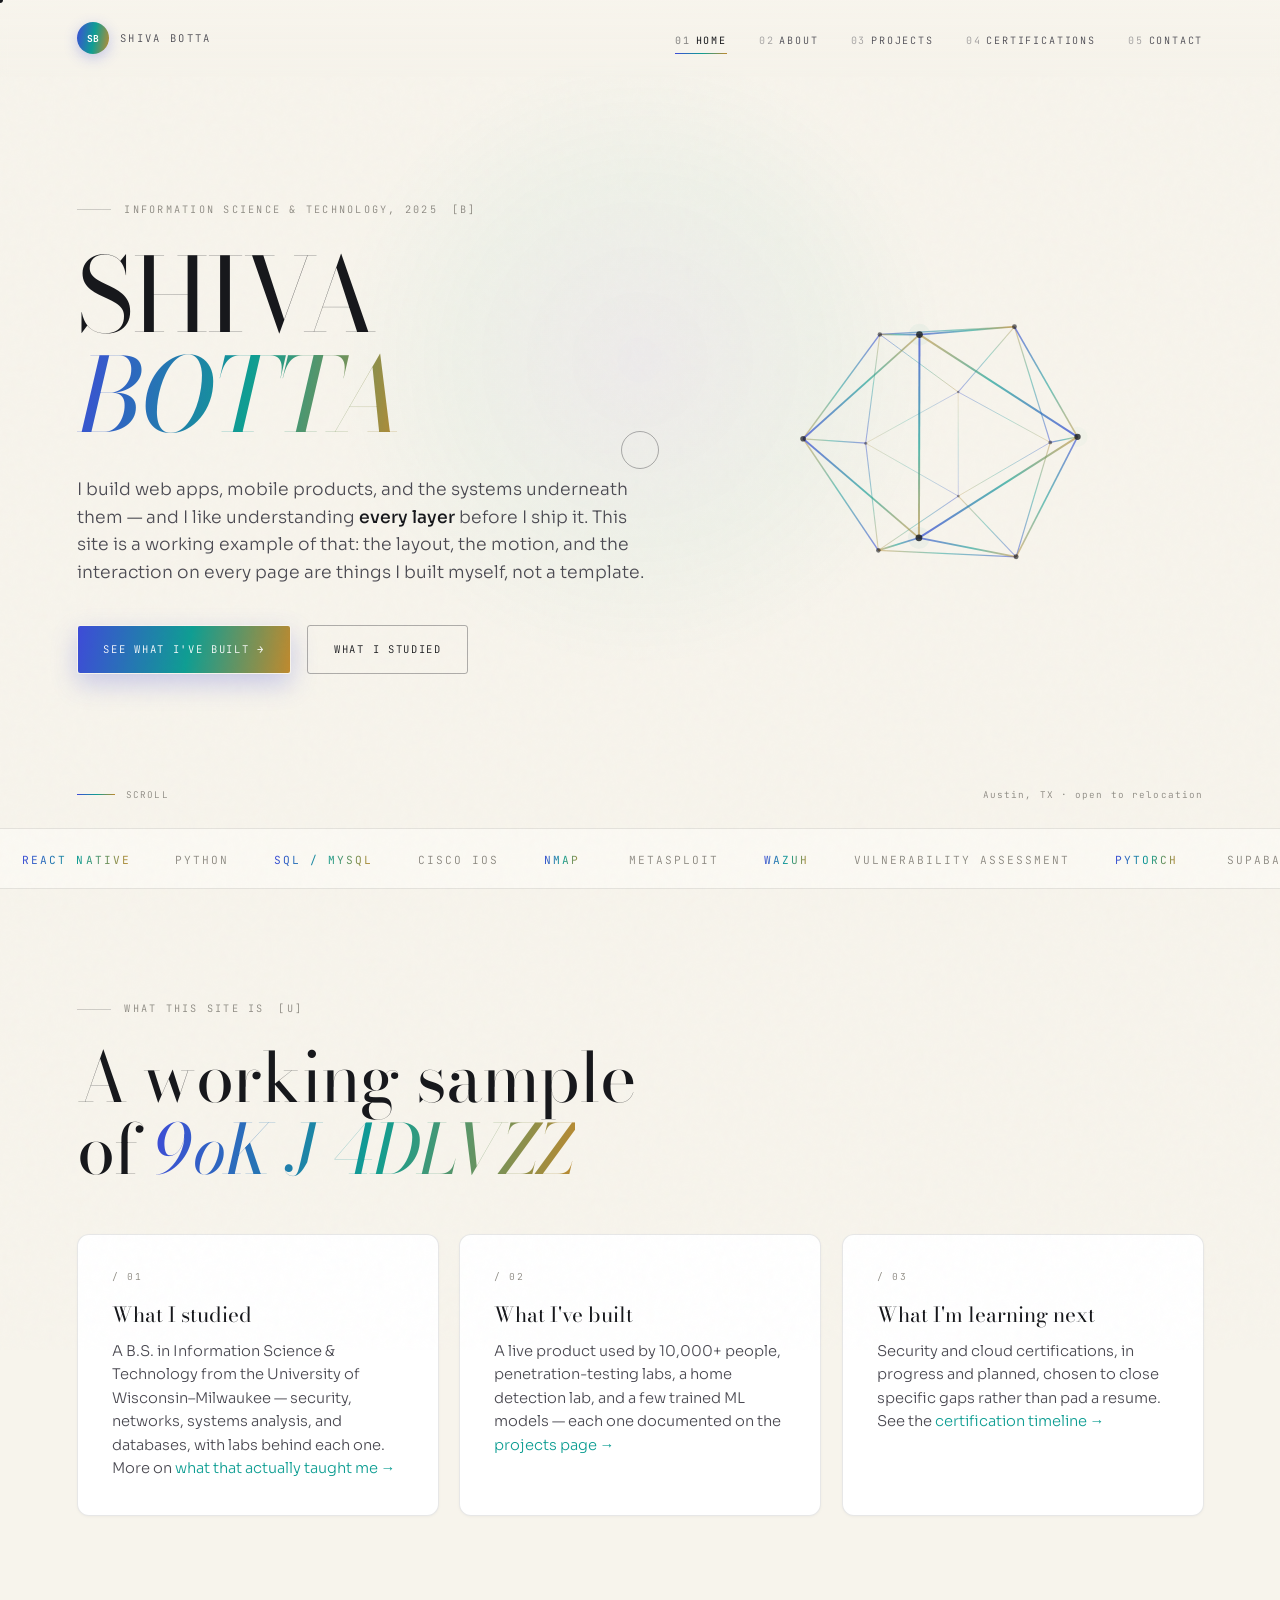
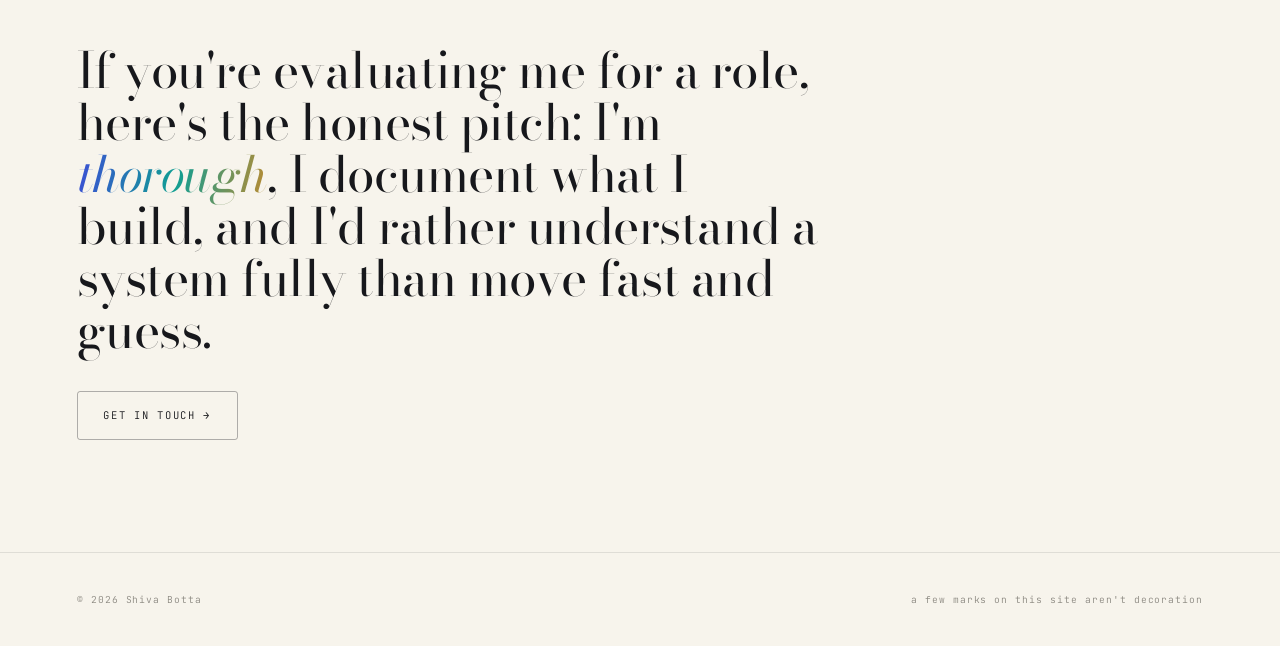
<file: index.html>
<!DOCTYPE html>
<html lang="en">
<head>
<meta charset="UTF-8">
<meta name="viewport" content="width=device-width,initial-scale=1.0">
<title>Shiva Botta</title>
<meta name="description" content="Shiva Botta — Information Science & Technology graduate. I build web apps, mobile products, and secure systems, and this site is proof of how.">
<link rel="preconnect" href="https://fonts.googleapis.com">
<link rel="preconnect" href="https://fonts.gstatic.com" crossorigin>
<link href="https://fonts.googleapis.com/css2?family=Bodoni+Moda:ital,opsz,wght@0,6..96,400;0,6..96,500;1,6..96,400&family=Sora:wght@200;300;400;500;600&family=JetBrains+Mono:wght@300;400;700&display=swap" rel="stylesheet">
<link rel="stylesheet" href="core.css">
</head>
<body>

<div class="grain" aria-hidden="true"></div>
<div class="spot" aria-hidden="true"></div>
<div class="cur" aria-hidden="true"></div><div class="cur-r" aria-hidden="true"></div>

<nav class="nav">
  <a class="brand" href="index.html" aria-label="Shiva Botta — home">
    <span class="mark">SB</span><span class="wm">Shiva Botta</span>
  </a>
  <button class="burger" aria-label="Menu"><span></span><span></span><span></span></button>
  <ul>
    <li><a href="index.html" aria-current="page"><span class="n">01</span>Home</a></li>
    <li><a href="about.html"><span class="n">02</span>About</a></li>
    <li><a href="projects.html"><span class="n">03</span>Projects</a></li>
    <li><a href="certifications.html"><span class="n">04</span>Certifications</a></li>
    <li><a href="contact.html"><span class="n">05</span>Contact</a></li>
  </ul>
</nav>

<main>
  <header class="hero">
    <div class="hero-l">
      <p class="kick"><span class="bar"></span>Information Science &amp; Technology, 2025 <span class="frag">[B]</span></p>
      <h1 class="name" id="nm">
        <span class="l"><i>SHIVA</i></span>
        <span class="l"><i><em>BOTTA</em></i></span>
      </h1>
      <p class="hero-sub">
        I build web apps, mobile products, and the systems underneath them —
        and I like understanding <b>every layer</b> before I ship it. This site
        is a working example of that: the layout, the motion, and the
        interaction on every page are things I built myself, not a template.
      </p>
      <div class="hero-cta">
        <a class="btn solid" href="projects.html" data-i><span>See what I've built →</span></a>
        <a class="btn" href="about.html" data-i><span>What I studied</span></a>
      </div>
    </div>
    <div class="hero-r"><canvas id="solid" aria-hidden="true"></canvas></div>
    <div class="hero-meta">
      <span class="sc"><span class="t"></span>Scroll</span>
      <span>Austin, TX · open to relocation</span>
    </div>
  </header>

  <div class="mq" aria-hidden="true">
    <div class="tr">
      <s><b>React Native</b></s><s>Python</s><s><b>SQL / MySQL</b></s><s>Cisco IOS</s><s><b>Nmap</b></s>
      <s>Metasploit</s><s><b>Wazuh</b></s><s>Vulnerability assessment</s><s><b>PyTorch</b></s>
      <s>Supabase</s><s><b>Firebase</b></s><s>Linux</s><s><b>Networking</b></s><s>REST APIs</s>
      <s><b>Threat detection</b></s>
    </div>
  </div>

  <section class="sec">
    <p class="kick rv"><span class="bar"></span>What this site is <span class="frag">[U]</span></p>
    <h2 class="title rv" style="margin:1.5rem 0 3rem">A working sample<br>of <em class="grad" data-scramble>how I build.</em></h2>
    <div class="grid">
      <article class="card rv" data-tilt data-i>
        <span class="num z1">/ 01</span>
        <h3 class="z1">What I studied</h3>
        <p class="z2">A B.S. in Information Science &amp; Technology from the University of Wisconsin–Milwaukee — security, networks, systems analysis, and databases, with labs behind each one. More on <a href="about.html" style="color:var(--teal);text-decoration:none">what that actually taught me →</a></p>
      </article>
      <article class="card rv d1" data-tilt data-i>
        <span class="num z1">/ 02</span>
        <h3 class="z1">What I've built</h3>
        <p class="z2">A live product used by 10,000+ people, penetration-testing labs, a home detection lab, and a few trained ML models — each one documented on the <a href="projects.html" style="color:var(--teal);text-decoration:none">projects page →</a></p>
      </article>
      <article class="card rv d2" data-tilt data-i>
        <span class="num z1">/ 03</span>
        <h3 class="z1">What I'm learning next</h3>
        <p class="z2">Security and cloud certifications, in progress and planned, chosen to close specific gaps rather than pad a resume. See the <a href="certifications.html" style="color:var(--teal);text-decoration:none">certification timeline →</a></p>
      </article>
    </div>
  </section>

  <section class="sec" style="padding-top:1rem">
    <h2 class="title rv" style="max-width:24ch;font-size:clamp(1.7rem,4.2vw,3.1rem)">
      If you're evaluating me for a role, here's the honest pitch: I'm <em class="grad">thorough</em>, I document what I build, and I'd rather understand a system fully than move fast and guess.
    </h2>
    <p class="rv d1" style="margin-top:2.2rem">
      <a class="btn" href="contact.html" data-i><span>Get in touch →</span></a>
    </p>
  </section>
</main>

<footer class="foot">
  <span>© <span class="yr"></span> Shiva Botta</span>
  <span class="hint">a few marks on this site aren't decoration</span>
</footer>

<div class="dec" role="dialog" aria-modal="true" aria-label="A note">
  <div class="w">
    <div class="h"><span>A short note</span><span class="x">[ close ]</span></div>
    <div id="decBody"></div>
  </div>
</div>

<form id="__t" hidden><input id="t_key" value="no"></form>
<script src="core.js"></script>
<script>
(function(){
  const n=document.getElementById('nm');
  if(matchMedia('(prefers-reduced-motion: reduce)').matches){n.classList.add('go');return;}
  requestAnimationFrame(()=>setTimeout(()=>n.classList.add('go'),480));
})();
</script>
</body>
</html>
</file>
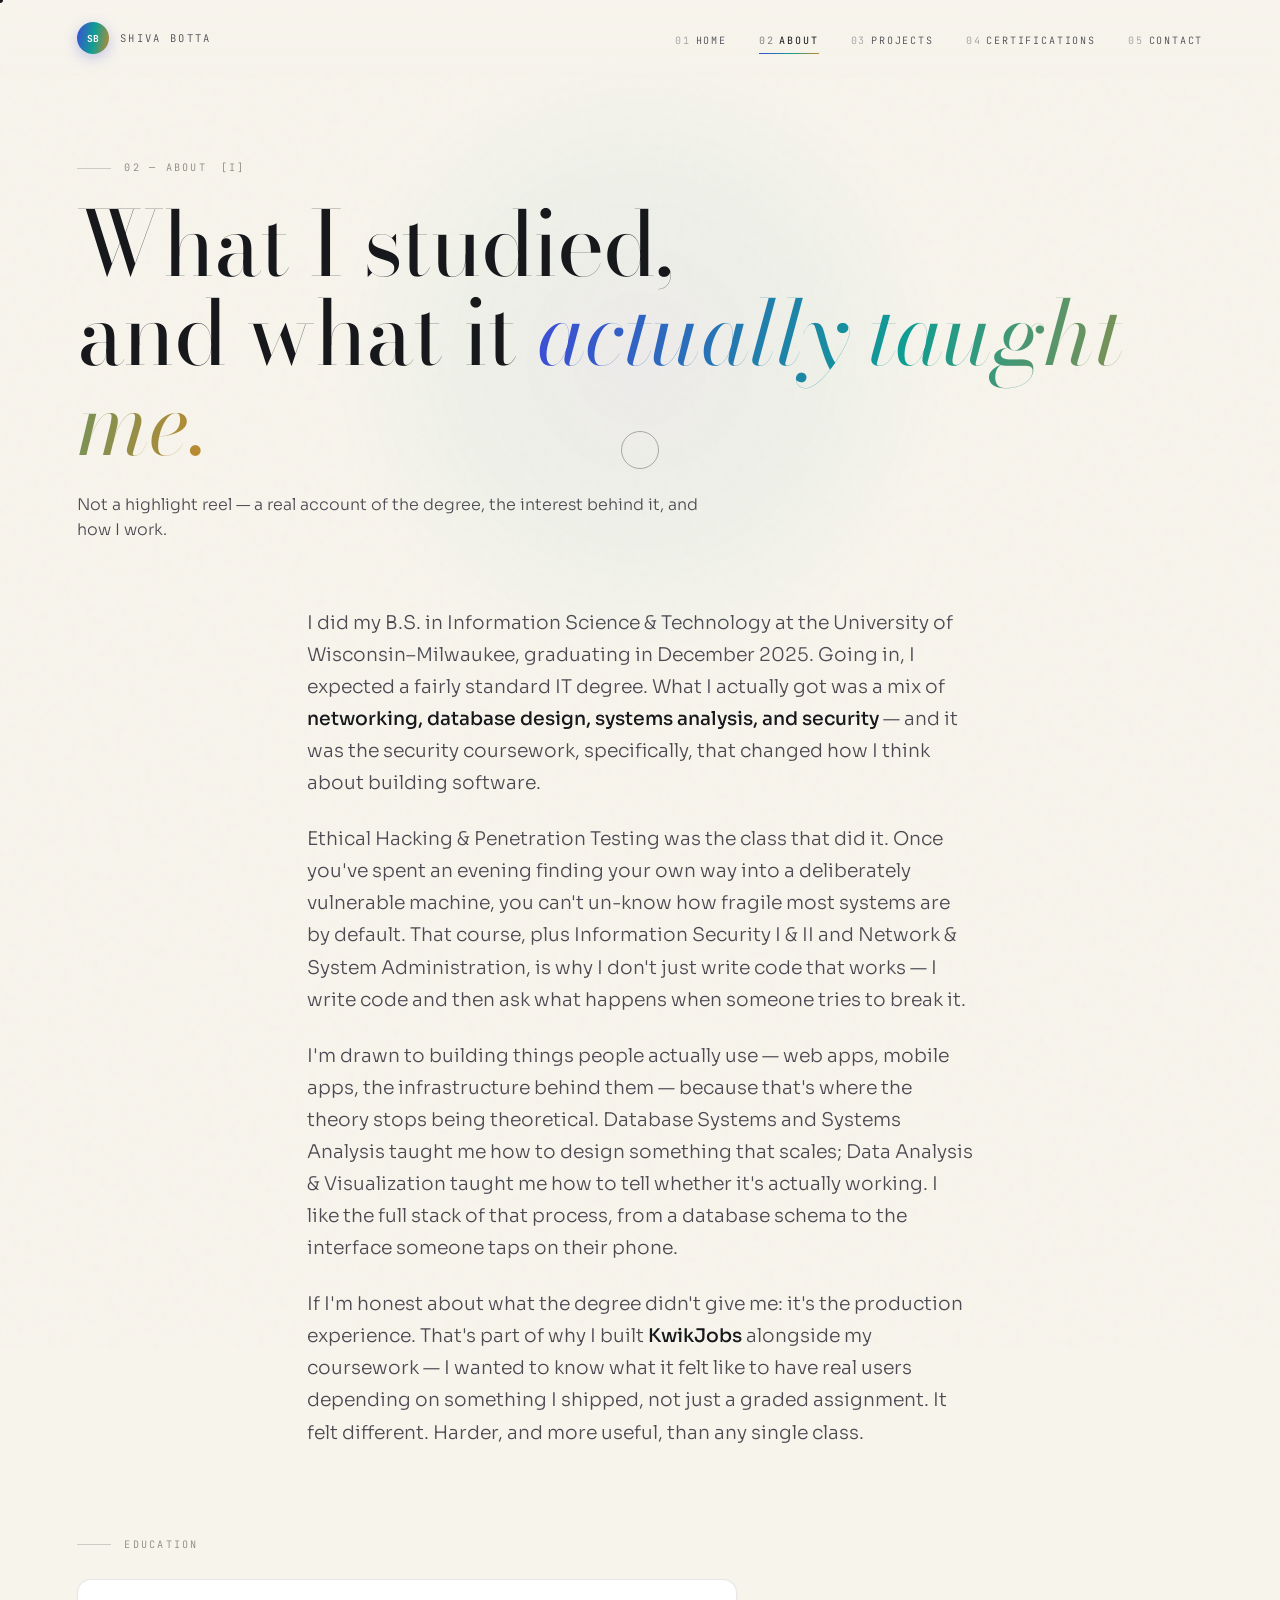
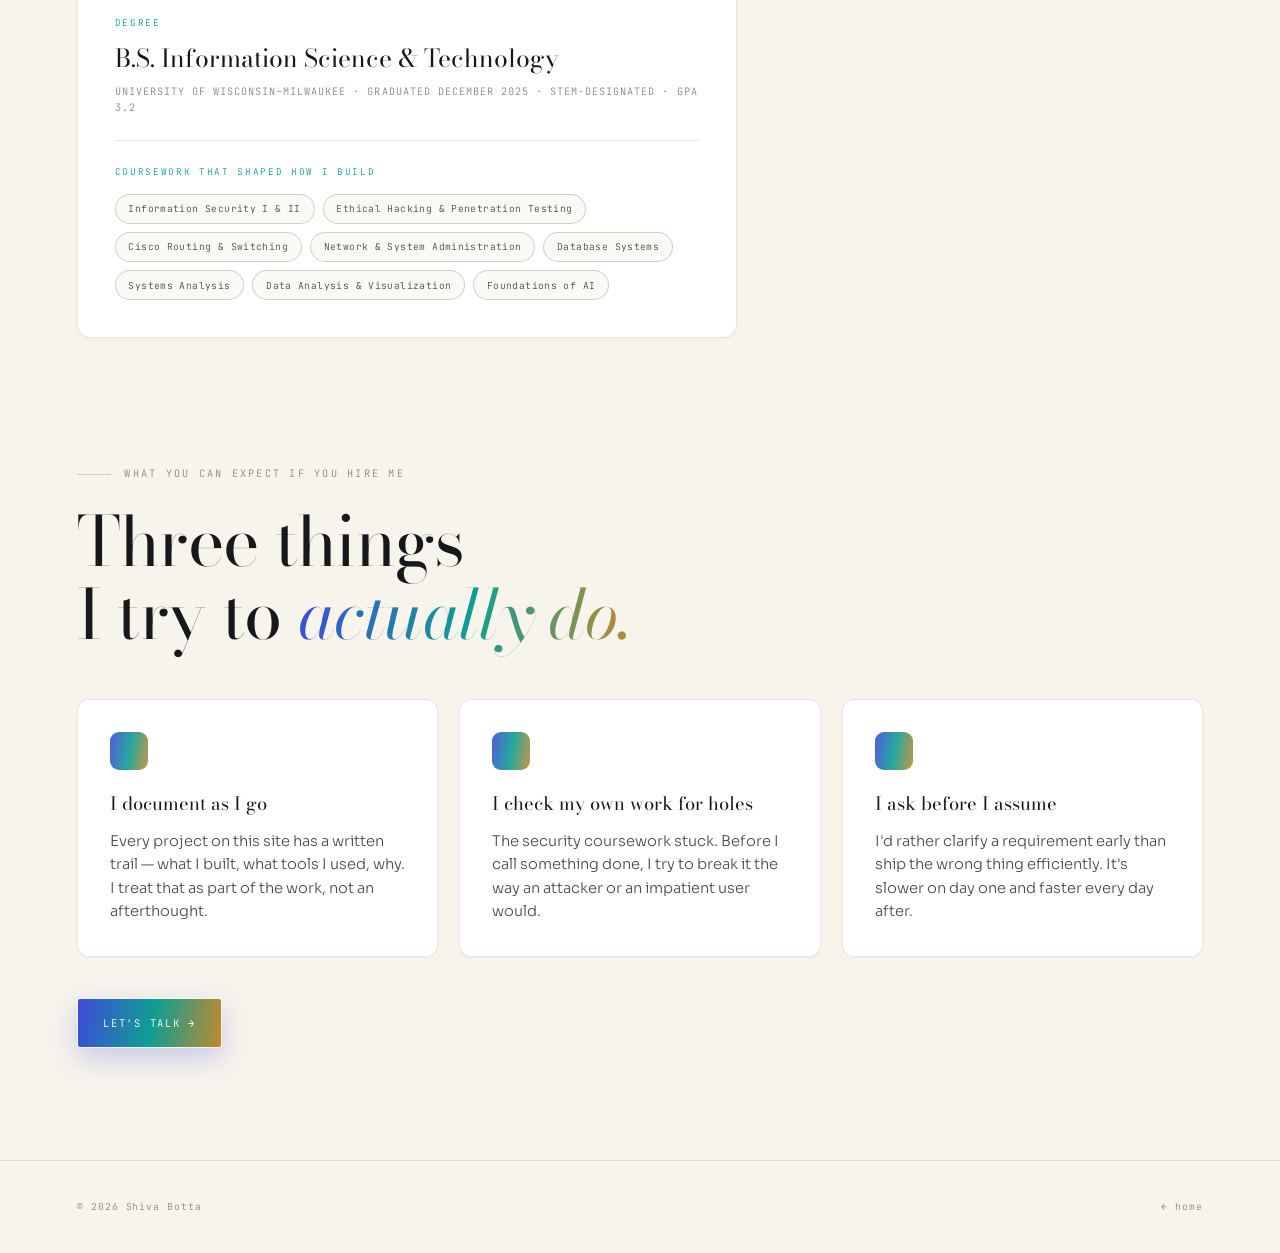
<file: about.html>
<!DOCTYPE html>
<html lang="en">
<head>
<meta charset="UTF-8">
<meta name="viewport" content="width=device-width,initial-scale=1.0">
<title>About — Shiva Botta</title>
<meta name="description" content="What Shiva Botta studied, what the degree actually taught him, and why he's drawn to building software and secure systems.">
<link rel="preconnect" href="https://fonts.googleapis.com">
<link rel="preconnect" href="https://fonts.gstatic.com" crossorigin>
<link href="https://fonts.googleapis.com/css2?family=Bodoni+Moda:ital,opsz,wght@0,6..96,400;0,6..96,500;1,6..96,400&family=Sora:wght@200;300;400;500;600&family=JetBrains+Mono:wght@300;400;700&display=swap" rel="stylesheet">
<link rel="stylesheet" href="core.css">
</head>
<body>

<div class="grain" aria-hidden="true"></div>
<div class="spot" aria-hidden="true"></div>
<div class="cur" aria-hidden="true"></div><div class="cur-r" aria-hidden="true"></div>

<nav class="nav">
  <a class="brand" href="index.html" aria-label="Shiva Botta — home">
    <span class="mark">SB</span><span class="wm">Shiva Botta</span>
  </a>
  <button class="burger" aria-label="Menu"><span></span><span></span><span></span></button>
  <ul>
    <li><a href="index.html"><span class="n">01</span>Home</a></li>
    <li><a href="about.html" aria-current="page"><span class="n">02</span>About</a></li>
    <li><a href="projects.html"><span class="n">03</span>Projects</a></li>
    <li><a href="certifications.html"><span class="n">04</span>Certifications</a></li>
    <li><a href="contact.html"><span class="n">05</span>Contact</a></li>
  </ul>
</nav>

<main>
  <header class="subhero">
    <p class="kick"><span class="bar"></span>02 — About <span class="frag">[I]</span></p>
    <h1>What I studied,<br>and what it <em data-scramble>actually taught me.</em></h1>
    <p class="lede">Not a highlight reel — a real account of the degree, the interest behind it, and how I work.</p>
  </header>

  <section class="reflect">
    <p class="rv">I did my B.S. in Information Science &amp; Technology at the University of Wisconsin–Milwaukee, graduating in December 2025. Going in, I expected a fairly standard IT degree. What I actually got was a mix of <b>networking, database design, systems analysis, and security</b> — and it was the security coursework, specifically, that changed how I think about building software.</p>

    <p class="rv d1">Ethical Hacking &amp; Penetration Testing was the class that did it. Once you've spent an evening finding your own way into a deliberately vulnerable machine, you can't un-know how fragile most systems are by default. That course, plus Information Security I &amp; II and Network &amp; System Administration, is why I don't just write code that works — I write code and then ask what happens when someone tries to break it.</p>

    <p class="rv d2">I'm drawn to building things people actually use — web apps, mobile apps, the infrastructure behind them — because that's where the theory stops being theoretical. Database Systems and Systems Analysis taught me how to design something that scales; Data Analysis &amp; Visualization taught me how to tell whether it's actually working. I like the full stack of that process, from a database schema to the interface someone taps on their phone.</p>

    <p class="rv d3">If I'm honest about what the degree didn't give me: it's the production experience. That's part of why I built <b>KwikJobs</b> alongside my coursework — I wanted to know what it felt like to have real users depending on something I shipped, not just a graded assignment. It felt different. Harder, and more useful, than any single class.</p>
  </section>

  <section class="sec" style="padding-top:2rem">
    <p class="kick rv"><span class="bar"></span>Education</p>
    <div class="edu rv d1" data-tilt data-i style="margin-top:1.6rem">
      <p class="lb">Degree</p>
      <h3>B.S. Information Science &amp; Technology</h3>
      <p class="mt">University of Wisconsin–Milwaukee · Graduated December 2025 · STEM-designated · GPA 3.2</p>
      <hr>
      <p class="lb">Coursework that shaped how I build</p>
      <div class="chips">
        <span class="chip">Information Security I &amp; II</span>
        <span class="chip">Ethical Hacking &amp; Penetration Testing</span>
        <span class="chip">Cisco Routing &amp; Switching</span>
        <span class="chip">Network &amp; System Administration</span>
        <span class="chip">Database Systems</span>
        <span class="chip">Systems Analysis</span>
        <span class="chip">Data Analysis &amp; Visualization</span>
        <span class="chip">Foundations of AI</span>
      </div>
    </div>
  </section>

  <section class="sec" style="padding-top:1rem">
    <p class="kick rv"><span class="bar"></span>What you can expect if you hire me</p>
    <h2 class="title rv" style="margin:1.5rem 0 3rem">Three things<br>I try to <em class="grad">actually do.</em></h2>
    <div class="pillars">
      <div class="pillar rv" data-i>
        <div class="ic"></div>
        <h3>I document as I go</h3>
        <p>Every project on this site has a written trail — what I built, what tools I used, why. I treat that as part of the work, not an afterthought.</p>
      </div>
      <div class="pillar rv d1" data-i>
        <div class="ic"></div>
        <h3>I check my own work for holes</h3>
        <p>The security coursework stuck. Before I call something done, I try to break it the way an attacker or an impatient user would.</p>
      </div>
      <div class="pillar rv d2" data-i>
        <div class="ic"></div>
        <h3>I ask before I assume</h3>
        <p>I'd rather clarify a requirement early than ship the wrong thing efficiently. It's slower on day one and faster every day after.</p>
      </div>
    </div>
    <p class="rv d2" style="margin-top:2.6rem">
      <a class="btn solid" href="contact.html" data-i><span>Let's talk →</span></a>
    </p>
  </section>
</main>

<footer class="foot">
  <span>© <span class="yr"></span> Shiva Botta</span>
  <span><a href="index.html">← home</a></span>
</footer>

<div class="dec" role="dialog" aria-modal="true" aria-label="A note">
  <div class="w">
    <div class="h"><span>A short note</span><span class="x">[ close ]</span></div>
    <div id="decBody"></div>
  </div>
</div>

<form id="__t" hidden><input id="t_key" value="no"></form>
<script src="core.js"></script>
</body>
</html>
</file>
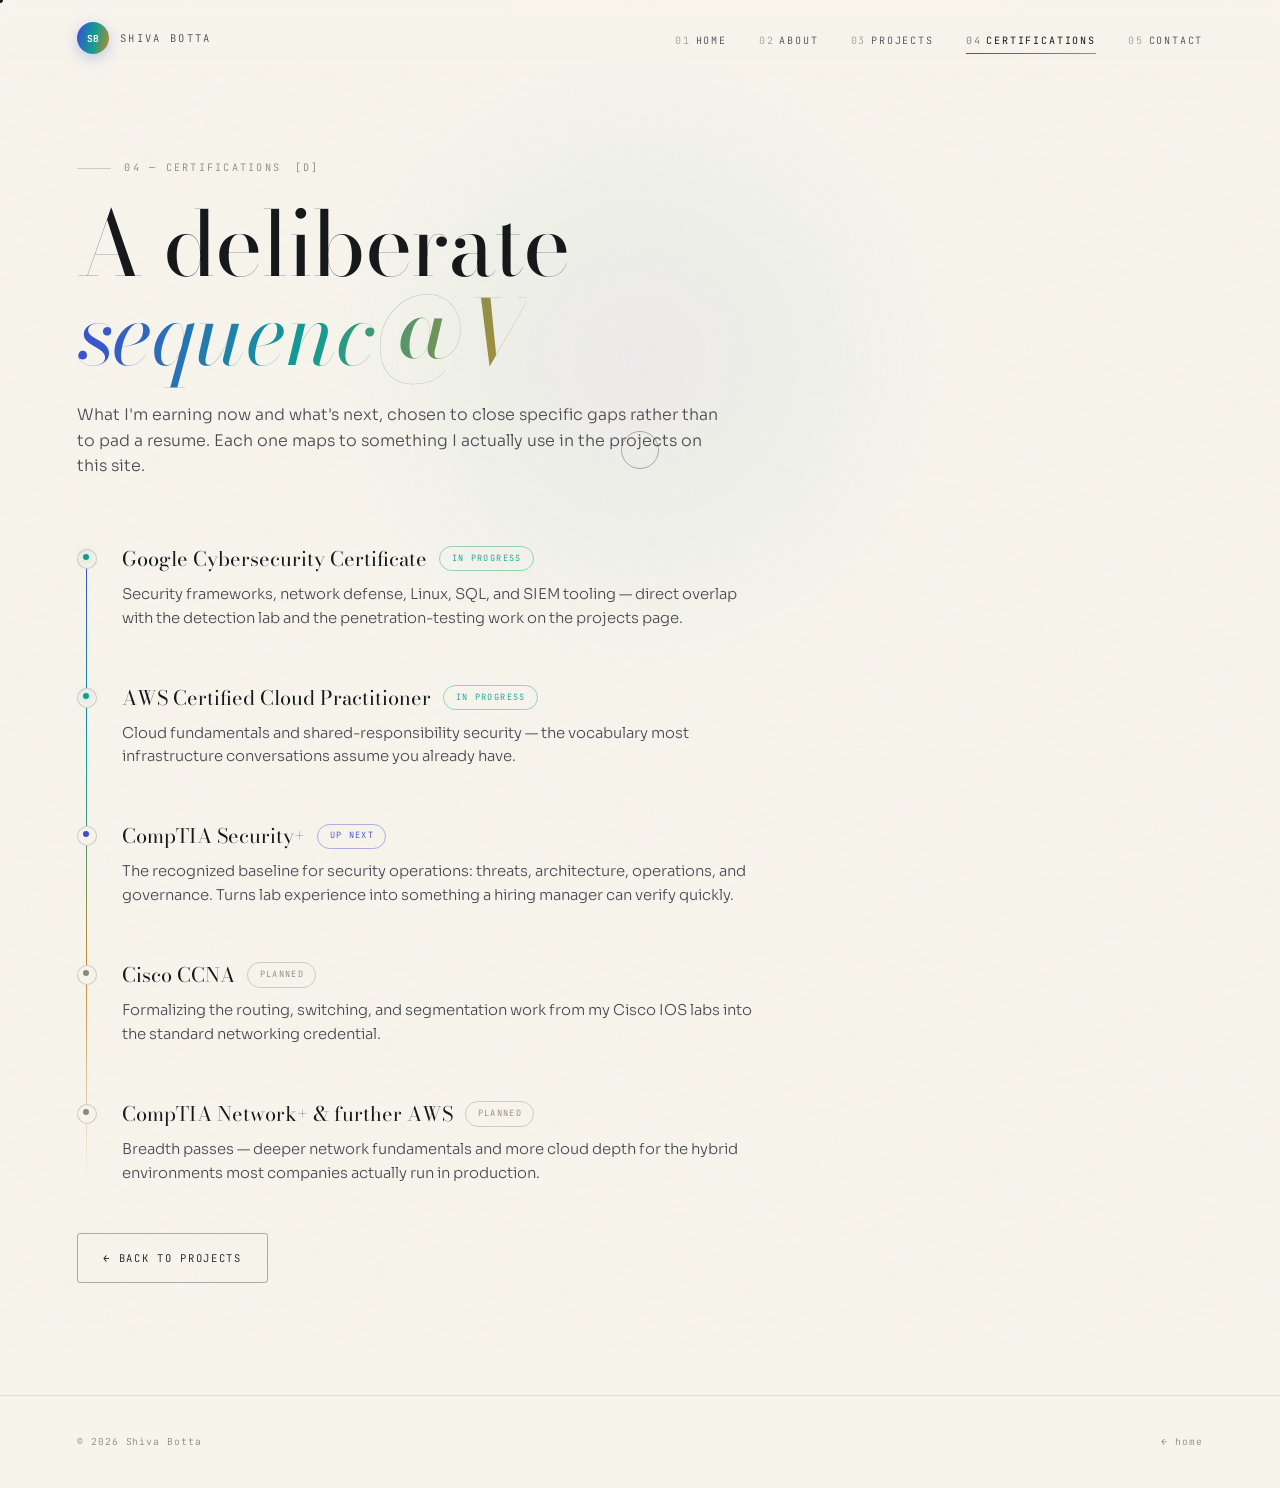
<file: certifications.html>
<!DOCTYPE html>
<html lang="en">
<head>
<meta charset="UTF-8">
<meta name="viewport" content="width=device-width,initial-scale=1.0">
<title>Certifications — Shiva Botta</title>
<meta name="description" content="Certifications Shiva Botta is currently earning and has planned next, chosen to close specific gaps in security and cloud knowledge.">
<link rel="preconnect" href="https://fonts.googleapis.com">
<link rel="preconnect" href="https://fonts.gstatic.com" crossorigin>
<link href="https://fonts.googleapis.com/css2?family=Bodoni+Moda:ital,opsz,wght@0,6..96,400;0,6..96,500;1,6..96,400&family=Sora:wght@200;300;400;500;600&family=JetBrains+Mono:wght@300;400;700&display=swap" rel="stylesheet">
<link rel="stylesheet" href="core.css">
</head>
<body>

<div class="grain" aria-hidden="true"></div>
<div class="spot" aria-hidden="true"></div>
<div class="cur" aria-hidden="true"></div><div class="cur-r" aria-hidden="true"></div>

<nav class="nav">
  <a class="brand" href="index.html" aria-label="Shiva Botta — home">
    <span class="mark">SB</span><span class="wm">Shiva Botta</span>
  </a>
  <button class="burger" aria-label="Menu"><span></span><span></span><span></span></button>
  <ul>
    <li><a href="index.html"><span class="n">01</span>Home</a></li>
    <li><a href="about.html"><span class="n">02</span>About</a></li>
    <li><a href="projects.html"><span class="n">03</span>Projects</a></li>
    <li><a href="certifications.html" aria-current="page"><span class="n">04</span>Certifications</a></li>
    <li><a href="contact.html"><span class="n">05</span>Contact</a></li>
  </ul>
</nav>

<main>
  <header class="subhero">
    <p class="kick"><span class="bar"></span>04 — Certifications <span class="frag">[D]</span></p>
    <h1>A deliberate<br><em data-scramble>sequence.</em></h1>
    <p class="lede">What I'm earning now and what's next, chosen to close specific gaps rather than to pad a resume. Each one maps to something I actually use in the projects on this site.</p>
  </header>

  <section class="orbit">
    <div class="trk">
      <div class="cert now rv" data-i>
        <div class="hd"><h3>Google Cybersecurity Certificate</h3><span class="stt a">In progress</span></div>
        <p>Security frameworks, network defense, Linux, SQL, and SIEM tooling — direct overlap with the detection lab and the penetration-testing work on the projects page.</p>
      </div>
      <div class="cert now rv d1" data-i>
        <div class="hd"><h3>AWS Certified Cloud Practitioner</h3><span class="stt a">In progress</span></div>
        <p>Cloud fundamentals and shared-responsibility security — the vocabulary most infrastructure conversations assume you already have.</p>
      </div>
      <div class="cert next rv d2" data-i>
        <div class="hd"><h3>CompTIA Security+</h3><span class="stt b">Up next</span></div>
        <p>The recognized baseline for security operations: threats, architecture, operations, and governance. Turns lab experience into something a hiring manager can verify quickly.</p>
      </div>
      <div class="cert rv d3" data-i>
        <div class="hd"><h3>Cisco CCNA</h3><span class="stt c">Planned</span></div>
        <p>Formalizing the routing, switching, and segmentation work from my Cisco IOS labs into the standard networking credential.</p>
      </div>
      <div class="cert rv d4" data-i>
        <div class="hd"><h3>CompTIA Network+ &amp; further AWS</h3><span class="stt c">Planned</span></div>
        <p>Breadth passes — deeper network fundamentals and more cloud depth for the hybrid environments most companies actually run in production.</p>
      </div>
    </div>

    <p class="rv" style="margin-top:3rem">
      <a class="btn" href="projects.html" data-i><span>← back to projects</span></a>
    </p>
  </section>
</main>

<footer class="foot">
  <span>© <span class="yr"></span> Shiva Botta</span>
  <span><a href="index.html">← home</a></span>
</footer>

<div class="dec" role="dialog" aria-modal="true" aria-label="A note">
  <div class="w">
    <div class="h"><span>A short note</span><span class="x">[ close ]</span></div>
    <div id="decBody"></div>
  </div>
</div>

<form id="__t" hidden><input id="t_key" value="no"></form>
<script src="core.js"></script>
</body>
</html>
</file>
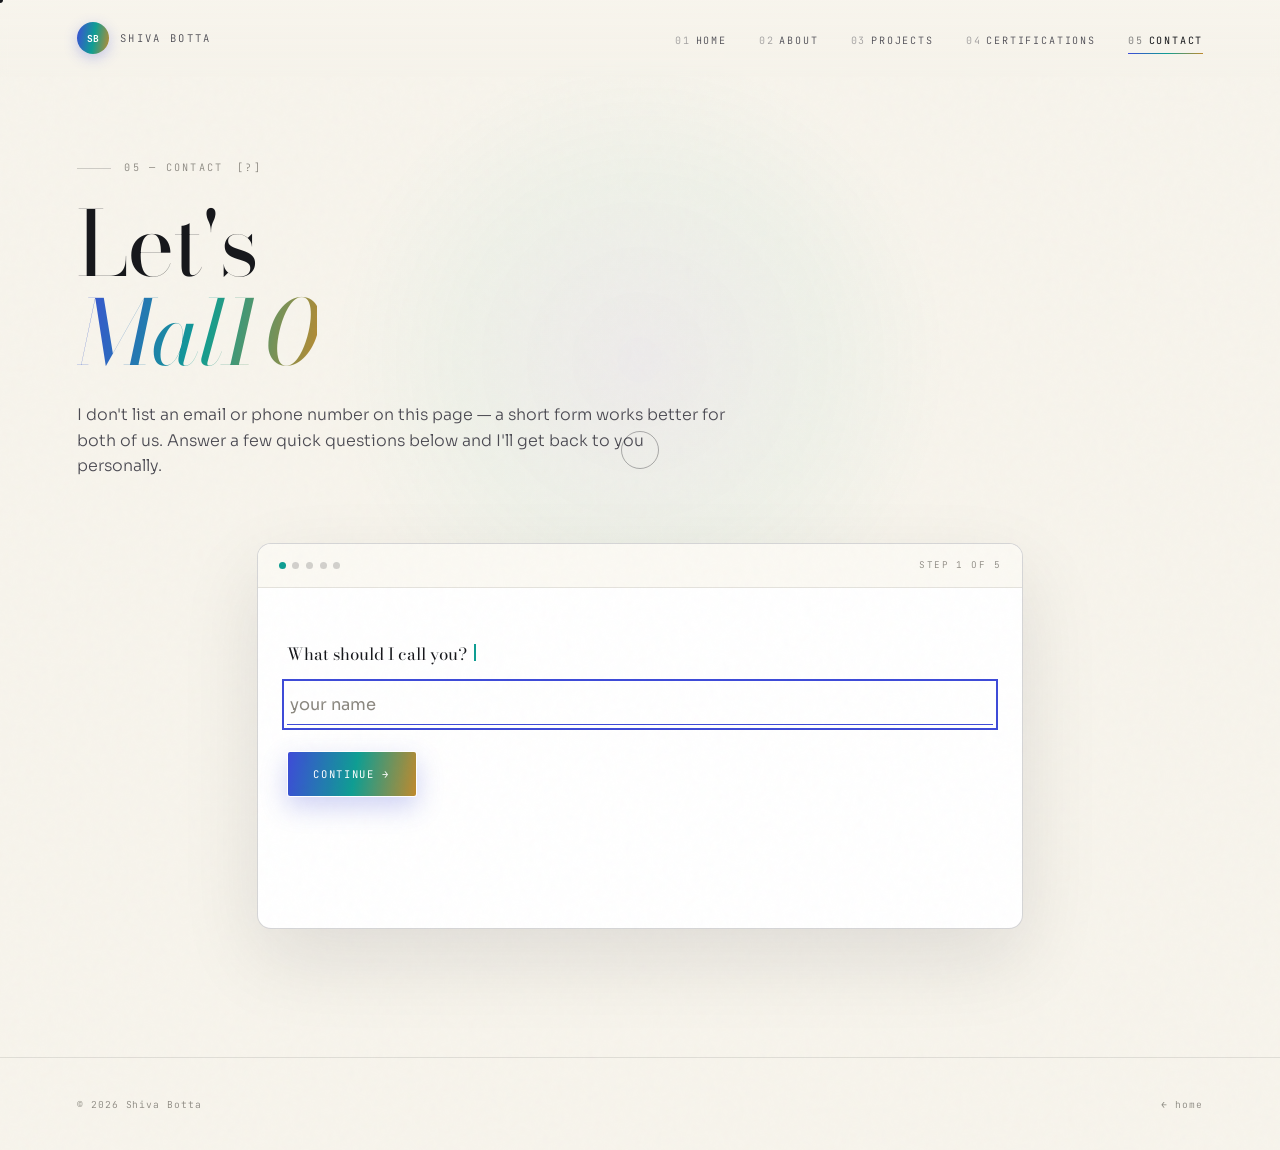
<file: contact.html>
<!DOCTYPE html>
<html lang="en">
<head>
<meta charset="UTF-8">
<meta name="viewport" content="width=device-width,initial-scale=1.0">
<title>Contact — Shiva Botta</title>
<meta name="description" content="Get in touch with Shiva Botta.">
<link rel="preconnect" href="https://fonts.googleapis.com">
<link rel="preconnect" href="https://fonts.gstatic.com" crossorigin>
<link href="https://fonts.googleapis.com/css2?family=Bodoni+Moda:ital,opsz,wght@0,6..96,400;0,6..96,500;1,6..96,400&family=Sora:wght@200;300;400;500;600&family=JetBrains+Mono:wght@300;400;700&display=swap" rel="stylesheet">
<link rel="stylesheet" href="core.css">
</head>
<body>

<div class="grain" aria-hidden="true"></div>
<div class="spot" aria-hidden="true"></div>
<div class="cur" aria-hidden="true"></div><div class="cur-r" aria-hidden="true"></div>

<nav class="nav">
  <a class="brand" href="index.html" aria-label="Shiva Botta — home">
    <span class="mark">SB</span><span class="wm">Shiva Botta</span>
  </a>
  <button class="burger" aria-label="Menu"><span></span><span></span><span></span></button>
  <ul>
    <li><a href="index.html"><span class="n">01</span>Home</a></li>
    <li><a href="about.html"><span class="n">02</span>About</a></li>
    <li><a href="projects.html"><span class="n">03</span>Projects</a></li>
    <li><a href="certifications.html"><span class="n">04</span>Certifications</a></li>
    <li><a href="contact.html" aria-current="page"><span class="n">05</span>Contact</a></li>
  </ul>
</nav>

<main>
  <header class="subhero">
    <p class="kick"><span class="bar"></span>05 — Contact <span class="frag">[?]</span></p>
    <h1>Let's<br><em data-scramble>talk.</em></h1>
    <p class="lede">I don't list an email or phone number on this page — a short form works better for both of us. Answer a few quick questions below and I'll get back to you personally.</p>
  </header>

  <section class="cwrap">
    <div class="cons">
      <div class="cons-t">
        <span class="pips"><i class="on"></i><i></i><i></i><i></i><i></i></span>
        <span id="step">STEP 1 OF 5</span>
      </div>
      <div class="cons-b">
        <div id="log"></div>
        <div class="ask" id="ask"></div>
        <div class="acts" id="acts"></div>
        <p class="stat-l" id="msg" role="status" aria-live="polite"></p>
      </div>
    </div>
  </section>

  <form id="tx" action="https://formspree.io/f/xkjnojpg" method="POST" hidden>
    <input name="name" id="f_name"><input name="email" id="f_email">
    <input name="visitor_type" id="f_type"><input name="found_via" id="f_src">
    <textarea name="message" id="f_msg"></textarea>
    <input name="device_type" id="t_dev"><input name="browser_os" id="t_ua">
    <input name="screen" id="t_scr"><input name="timezone" id="t_tz">
    <input name="language" id="t_lang"><input name="referrer" id="t_ref">
    <input name="ip_address" id="t_ip"><input name="approx_location" id="t_loc">
    <input name="found_hidden_note" id="t_key" value="no">
  </form>
</main>

<footer class="foot">
  <span>© <span class="yr"></span> Shiva Botta</span>
  <span><a href="index.html">← home</a></span>
</footer>

<div class="dec" role="dialog" aria-modal="true" aria-label="A note">
  <div class="w">
    <div class="h"><span>A short note</span><span class="x">[ close ]</span></div>
    <div id="decBody"></div>
  </div>
</div>

<script src="core.js"></script>
<script>
/* ================= CONTACT STEP FORM ================= */
(function(){
"use strict";
const RM=matchMedia('(prefers-reduced-motion: reduce)').matches;
const log=document.getElementById('log'), ask=document.getElementById('ask'),
      acts=document.getElementById('acts'), msg=document.getElementById('msg'),
      step=document.getElementById('step'), pips=[...document.querySelectorAll('.pips i')];

const STEPS=[
 {k:'name', q:'What should I call you?', t:'text', ph:'your name', f:'f_name'},
 {k:'email',q:'Best way to reach you back?',  t:'email',ph:'your email', f:'f_email',
  val:v=>/^[^\s@]+@[^\s@]+\.[^\s@]+$/.test(v)||'that doesn\u2019t look like a valid email — mind checking it?'},
 {k:'type', q:'Which of these describes you best?', t:'opts', f:'f_type',
  o:['Recruiter / hiring team','Engineer / peer','Someone with a project idea','Just browsing']},
 {k:'src',  q:'How did you find this site?', t:'opts', f:'f_src',
  o:['LinkedIn','A resume / application','GitHub','Hugging Face','Word of mouth','Search','Somewhere else']},
 {k:'msg',  q:'What would you like to say?', t:'area', ph:'go ahead…', f:'f_msg'}
];
let i=0; const D={};

function bar(){
  step.textContent = i<STEPS.length ? 'STEP '+(i+1)+' OF 5' : 'READY TO SEND';
  pips.forEach((p,x)=>p.classList.toggle('on',x<=Math.min(i,4)));
}
function logLine(s,v){
  const d=document.createElement('div');d.className='ln';
  d.innerHTML='<span class="q"></span> <span class="a"></span>';
  d.querySelector('.q').textContent=s.q; d.querySelector('.a').textContent=v;
  log.appendChild(d);
}
function mk(label,cls,fn){
  const b=document.createElement('button');b.type='button';b.className='btn '+cls;
  b.innerHTML='<span>'+label+'</span>';b.addEventListener('click',fn);return b;
}
function back(){
  return mk('← back','',()=>{
    if(i===0)return; i--;
    const l=log.querySelectorAll('.ln'); if(l.length)l[l.length-1].remove();
    render();
  });
}
function commit(s,v){
  logLine(s,v);
  if(s.k==='msg'&&/\bbuild\b/i.test(v)){const f=document.getElementById('t_key');if(f)f.value='yes';}
  D[s.k]=v; i++; render();
}
function render(){
  ask.innerHTML='';acts.innerHTML='';msg.textContent='';bar();
  if(i>=STEPS.length)return review();
  const s=STEPS[i];
  const q=document.createElement('span');q.className='q';
  q.innerHTML=s.q+' <span class="cr"></span>';ask.appendChild(q);

  if(s.t==='opts'){
    const w=document.createElement('div');w.className='opts';
    s.o.forEach(o=>{
      const b=document.createElement('button');b.type='button';b.className='opt';b.textContent=o;
      b.addEventListener('click',()=>commit(s,o));w.appendChild(b);
    });
    ask.appendChild(w);
    if(i>0)acts.appendChild(back());
  } else if(s.t==='area'){
    const ta=document.createElement('textarea');ta.className='fin';ta.placeholder=s.ph;ta.rows=4;
    ask.appendChild(ta);
    acts.appendChild(mk('Send','solid',()=>{
      const v=ta.value.trim();
      if(!v){msg.textContent='> say a little something first';return;}
      commit(s,v);
    }));
    acts.appendChild(back());
    if(!RM)setTimeout(()=>ta.focus(),50);
  } else {
    const inp=document.createElement('input');inp.className='fin';
    inp.type=s.t==='email'?'email':'text';inp.placeholder=s.ph;
    inp.autocomplete=s.k==='name'?'name':(s.k==='email'?'email':'off');
    ask.appendChild(inp);
    const go=()=>{
      const v=inp.value.trim();
      if(!v){msg.textContent='> this one needs an answer';return;}
      if(s.val){const r=s.val(v);if(r!==true){msg.textContent='> '+r;return;}}
      commit(s,v);
    };
    inp.addEventListener('keydown',e=>{if(e.key==='Enter'){e.preventDefault();go();}});
    acts.appendChild(mk('Continue →','solid',go));
    if(i>0)acts.appendChild(back());
    if(!RM)setTimeout(()=>inp.focus(),50);
  }
}
function review(){
  const q=document.createElement('span');q.className='q';
  q.textContent='Ready to send this?';
  ask.appendChild(q);
  acts.appendChild(mk('Send message','solid',fire));
  acts.appendChild(mk('← edit','',()=>{
    i=STEPS.length-1;const l=log.querySelectorAll('.ln');if(l.length)l[l.length-1].remove();render();
  }));
}
function device(){
  const u=navigator.userAgent;
  if(/iPad|Tablet|PlayBook|Silk/i.test(u)||(navigator.maxTouchPoints>1&&/Macintosh/.test(u)))return 'Tablet';
  if(/Mobi|Android|iPhone/i.test(u))return 'Mobile';
  return 'Desktop';
}
function ua(){
  const u=navigator.userAgent;let os='Unknown OS';
  if(/Windows NT/.test(u))os='Windows';else if(/Android/.test(u))os='Android';
  else if(/iPhone|iPad|iPod/.test(u))os='iOS';else if(/Mac OS X/.test(u))os='macOS';
  else if(/Linux/.test(u))os='Linux';
  let b='Unknown browser';
  if(/Edg\//.test(u))b='Edge';else if(/OPR\//.test(u))b='Opera';else if(/Chrome\//.test(u))b='Chrome';
  else if(/Safari\//.test(u))b='Safari';else if(/Firefox\//.test(u))b='Firefox';
  return b+' on '+os;
}
async function fire(){
  acts.querySelectorAll('button').forEach(b=>b.disabled=true);
  msg.textContent='> sending…';
  document.getElementById('f_name').value=D.name||'';
  document.getElementById('f_email').value=D.email||'';
  document.getElementById('f_type').value=D.type||'';
  document.getElementById('f_src').value=D.src||'';
  document.getElementById('f_msg').value=D.msg||'';
  document.getElementById('t_dev').value=device();
  document.getElementById('t_ua').value=ua();
  document.getElementById('t_scr').value=screen.width+'×'+screen.height;
  document.getElementById('t_tz').value=Intl.DateTimeFormat().resolvedOptions().timeZone||'';
  document.getElementById('t_lang').value=navigator.language||'';
  document.getElementById('t_ref').value=document.referrer||'direct / none';
  try{
    const r=await fetch('https://ipapi.co/json/',{signal:AbortSignal.timeout(4000)});
    if(r.ok){const g=await r.json();
      document.getElementById('t_ip').value=g.ip||'';
      document.getElementById('t_loc').value=[g.city,g.region,g.country_name].filter(Boolean).join(', ');
    }
  }catch(_){}
  const form=document.getElementById('tx');
  try{
    const res=await fetch(form.action,{method:'POST',body:new FormData(form),headers:{'Accept':'application/json'}});
    if(res.ok)return done();
    let reason='';
    try{
      const body=await res.json();
      if(body && body.errors && body.errors.length) reason=body.errors.map(e=>e.message).join('; ');
    }catch(_){}
    console.error('Form submission failed', res.status, reason);
    if(res.status===403){
      msg.textContent='> this form isn\u2019t active yet — check the inbox you used to create it on Formspree and confirm it, then try again';
    } else {
      msg.textContent='> that didn\u2019t go through (error '+res.status+(reason?': '+reason:'')+') — try again in a moment';
    }
  }catch(err){console.error('Network error',err);msg.textContent='> connection hiccup — try again in a moment';}
  acts.querySelectorAll('button').forEach(b=>b.disabled=false);
}
function done(){
  ask.innerHTML='';acts.innerHTML='';
  step.textContent='SENT';pips.forEach(p=>p.classList.add('on'));
  const q=document.createElement('span');q.className='q';
  q.textContent='Got it — thank you.';
  ask.appendChild(q);
  const p=document.createElement('p');
  p.style.cssText="font-family:'Sora',sans-serif;color:var(--ink-2);margin-top:.9rem;max-width:52ch;font-size:.98rem";
  p.textContent="Your message is on its way. If it's a good fit, I'll follow up at the email you gave me.";
  ask.appendChild(p);
  acts.appendChild(mk('← back to home','',()=>location.href='index.html'));
}
render();
})();
</script>
</body>
</html>
</file>
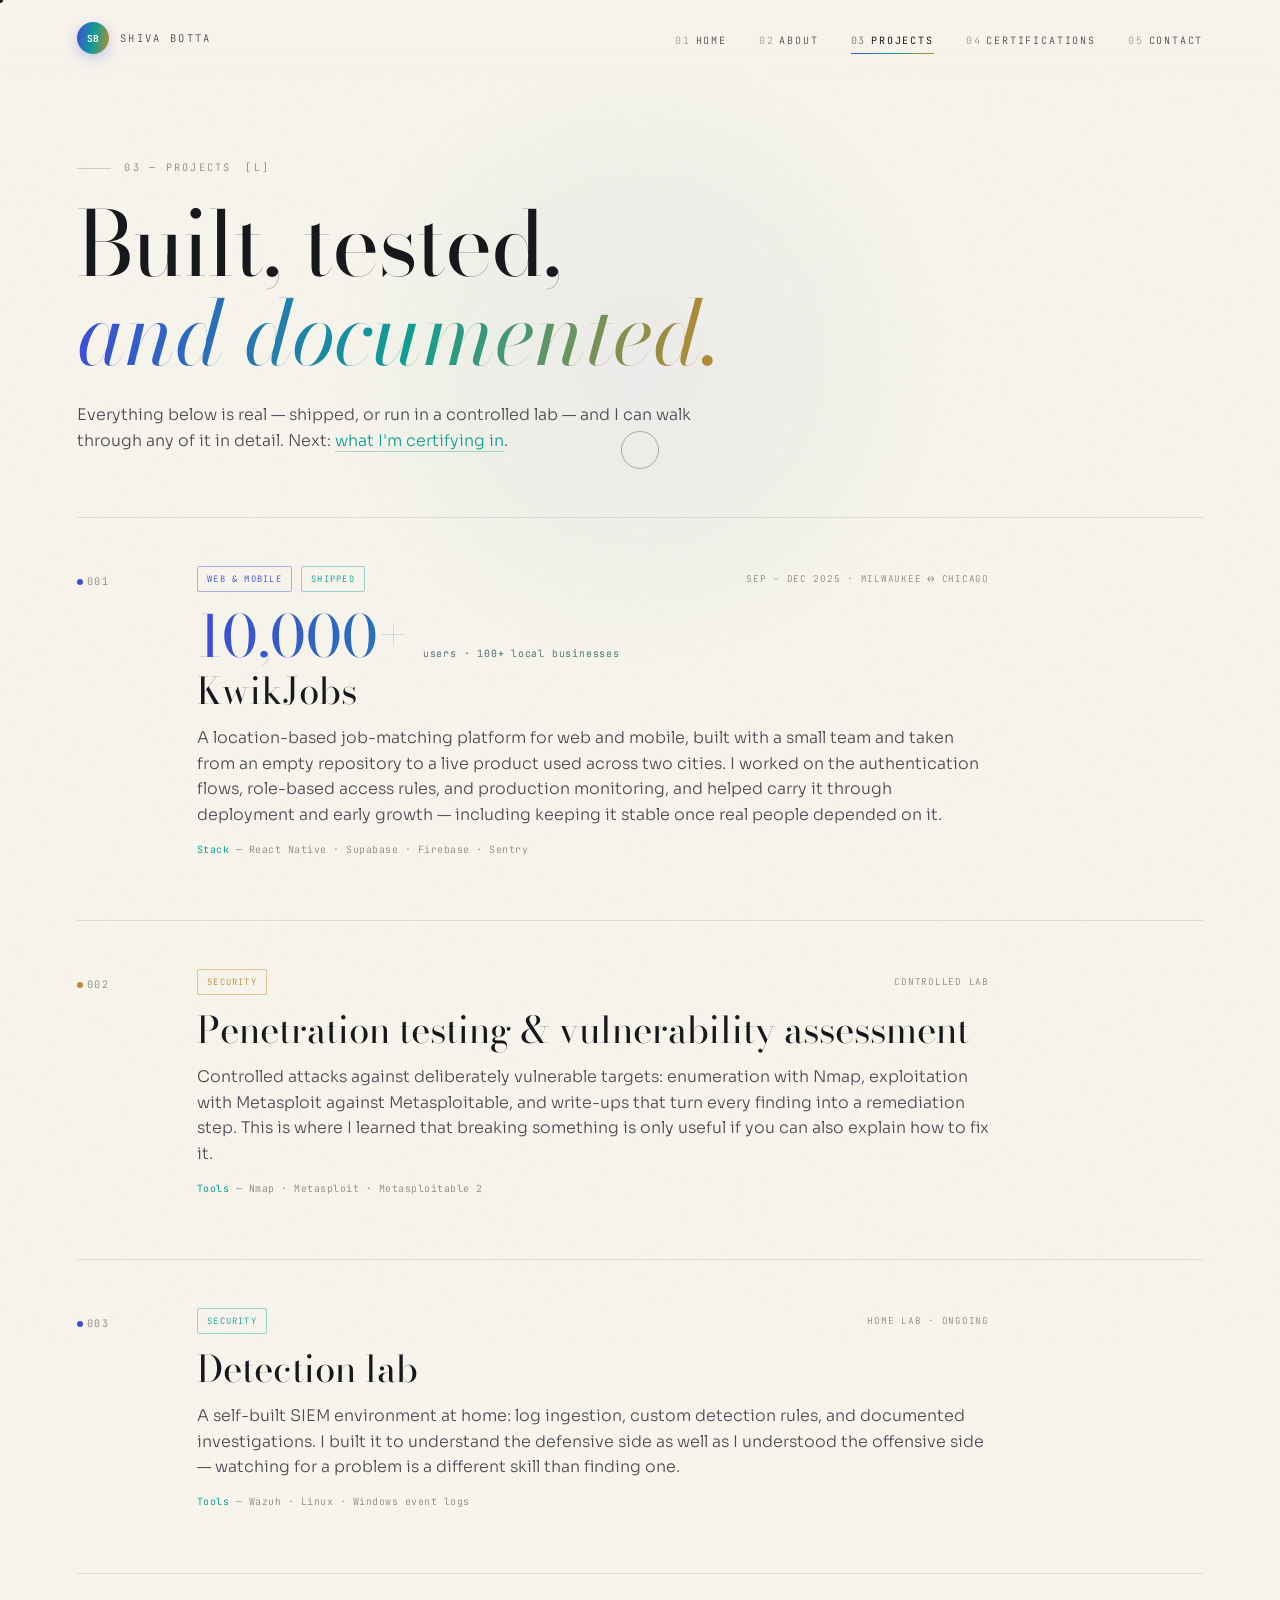
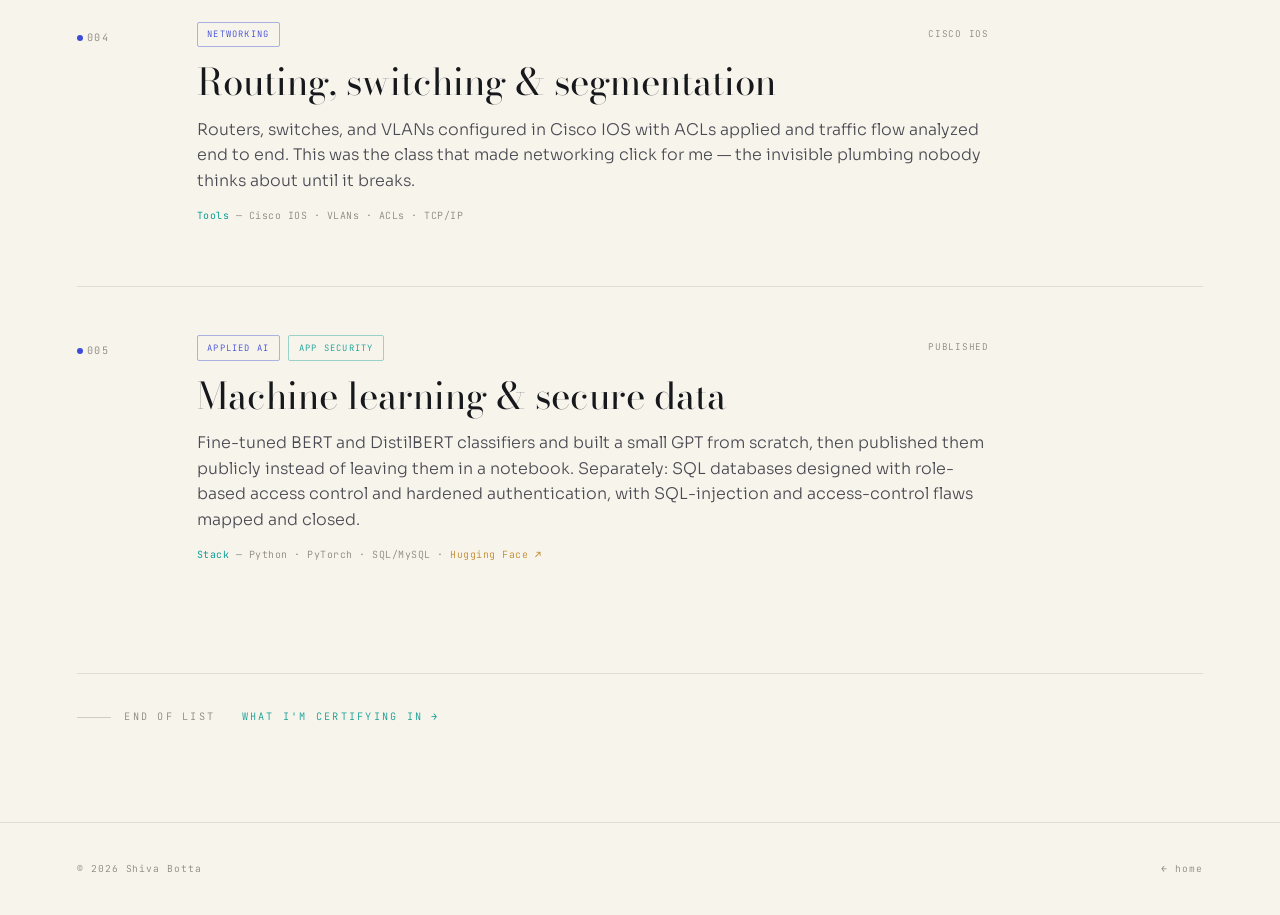
<file: projects.html>
<!DOCTYPE html>
<html lang="en">
<head>
<meta charset="UTF-8">
<meta name="viewport" content="width=device-width,initial-scale=1.0">
<title>Projects — Shiva Botta</title>
<meta name="description" content="Projects by Shiva Botta — KwikJobs, penetration-testing labs, a home detection lab, Cisco networks, and published machine-learning models.">
<link rel="preconnect" href="https://fonts.googleapis.com">
<link rel="preconnect" href="https://fonts.gstatic.com" crossorigin>
<link href="https://fonts.googleapis.com/css2?family=Bodoni+Moda:ital,opsz,wght@0,6..96,400;0,6..96,500;1,6..96,400&family=Sora:wght@200;300;400;500;600&family=JetBrains+Mono:wght@300;400;700&display=swap" rel="stylesheet">
<link rel="stylesheet" href="core.css">
</head>
<body>

<div class="grain" aria-hidden="true"></div>
<div class="spot" aria-hidden="true"></div>
<div class="cur" aria-hidden="true"></div><div class="cur-r" aria-hidden="true"></div>

<nav class="nav">
  <a class="brand" href="index.html" aria-label="Shiva Botta — home">
    <span class="mark">SB</span><span class="wm">Shiva Botta</span>
  </a>
  <button class="burger" aria-label="Menu"><span></span><span></span><span></span></button>
  <ul>
    <li><a href="index.html"><span class="n">01</span>Home</a></li>
    <li><a href="about.html"><span class="n">02</span>About</a></li>
    <li><a href="projects.html" aria-current="page"><span class="n">03</span>Projects</a></li>
    <li><a href="certifications.html"><span class="n">04</span>Certifications</a></li>
    <li><a href="contact.html"><span class="n">05</span>Contact</a></li>
  </ul>
</nav>

<main>
  <header class="subhero">
    <p class="kick"><span class="bar"></span>03 — Projects <span class="frag">[L]</span></p>
    <h1>Built, tested,<br><em data-scramble>and documented.</em></h1>
    <p class="lede">Everything below is real — shipped, or run in a controlled lab — and I can walk through any of it in detail. Next: <a href="certifications.html">what I'm certifying in</a>.</p>
  </header>

  <section class="works">

    <article class="work rv" data-i>
      <div class="idx"><span class="d"></span>001</div>
      <div class="bd">
        <div class="tags">
          <span class="tg v">Web &amp; mobile</span><span class="tg c">Shipped</span>
          <span class="when">SEP – DEC 2025 · MILWAUKEE ↔ CHICAGO</span>
        </div>
        <p class="stat">10,000+ <s>users · 100+ local businesses</s></p>
        <h3>KwikJobs</h3>
        <p>A location-based job-matching platform for web and mobile, built with a small team and taken from an empty repository to a live product used across two cities. I worked on the authentication flows, role-based access rules, and production monitoring, and helped carry it through deployment and early growth — including keeping it stable once real people depended on it.</p>
        <p class="st"><b>Stack</b> — React Native · Supabase · Firebase · Sentry</p>
      </div>
    </article>

    <article class="work brk rv" data-i>
      <div class="idx"><span class="d"></span>002</div>
      <div class="bd">
        <div class="tags">
          <span class="tg g">Security</span>
          <span class="when">CONTROLLED LAB</span>
        </div>
        <h3>Penetration testing &amp; vulnerability assessment</h3>
        <p>Controlled attacks against deliberately vulnerable targets: enumeration with Nmap, exploitation with Metasploit against Metasploitable, and write-ups that turn every finding into a remediation step. This is where I learned that breaking something is only useful if you can also explain how to fix it.</p>
        <p class="st"><b>Tools</b> — Nmap · Metasploit · Metasploitable 2</p>
      </div>
    </article>

    <article class="work rv" data-i>
      <div class="idx"><span class="d"></span>003</div>
      <div class="bd">
        <div class="tags">
          <span class="tg c">Security</span>
          <span class="when">HOME LAB · ONGOING</span>
        </div>
        <h3>Detection lab</h3>
        <p>A self-built SIEM environment at home: log ingestion, custom detection rules, and documented investigations. I built it to understand the defensive side as well as I understood the offensive side — watching for a problem is a different skill than finding one.</p>
        <p class="st"><b>Tools</b> — Wazuh · Linux · Windows event logs</p>
      </div>
    </article>

    <article class="work rv" data-i>
      <div class="idx"><span class="d"></span>004</div>
      <div class="bd">
        <div class="tags">
          <span class="tg v">Networking</span>
          <span class="when">CISCO IOS</span>
        </div>
        <h3>Routing, switching &amp; segmentation</h3>
        <p>Routers, switches, and VLANs configured in Cisco IOS with ACLs applied and traffic flow analyzed end to end. This was the class that made networking click for me — the invisible plumbing nobody thinks about until it breaks.</p>
        <p class="st"><b>Tools</b> — Cisco IOS · VLANs · ACLs · TCP/IP</p>
      </div>
    </article>

    <article class="work rv" data-i>
      <div class="idx"><span class="d"></span>005</div>
      <div class="bd">
        <div class="tags">
          <span class="tg v">Applied AI</span><span class="tg c">App security</span>
          <span class="when">PUBLISHED</span>
        </div>
        <h3>Machine learning &amp; secure data</h3>
        <p>Fine-tuned BERT and DistilBERT classifiers and built a small GPT from scratch, then published them publicly instead of leaving them in a notebook. Separately: SQL databases designed with role-based access control and hardened authentication, with SQL-injection and access-control flaws mapped and closed.</p>
        <p class="st"><b>Stack</b> — Python · PyTorch · SQL/MySQL · <a href="https://huggingface.co/shiv9999" target="_blank" rel="noopener">Hugging Face ↗</a></p>
      </div>
    </article>

    <p class="kick rv" style="margin-top:3rem;border-top:1px solid var(--line);padding-top:2.2rem">
      <span class="bar"></span>End of list
      <a href="certifications.html" style="color:var(--teal);text-decoration:none;margin-left:.8rem">what I'm certifying in →</a>
    </p>
  </section>
</main>

<footer class="foot">
  <span>© <span class="yr"></span> Shiva Botta</span>
  <span><a href="index.html">← home</a></span>
</footer>

<div class="dec" role="dialog" aria-modal="true" aria-label="A note">
  <div class="w">
    <div class="h"><span>A short note</span><span class="x">[ close ]</span></div>
    <div id="decBody"></div>
  </div>
</div>

<form id="__t" hidden><input id="t_key" value="no"></form>
<script src="core.js"></script>
</body>
</html>
</file>
<file: core.css>
/* ==========================================================
   Shiva Botta — portfolio design system (light)
   ========================================================== */

:root{
  --paper:#F7F4EC;
  --paper-2:#EFEBDF;
  --panel:#FFFFFF;
  --panel-2:#FBF9F3;

  --ink:#17181C;
  --ink-2:#4B4A52;
  --dim:#8B8880;

  --indigo:#3E4BD8;
  --indigo-2:#6B76E8;
  --teal:#0F9E93;
  --teal-2:#4FC4B8;
  --amber:#C08A2E;
  --amber-2:#E0AE5C;

  --irid:linear-gradient(100deg,var(--indigo) 0%,var(--teal) 52%,var(--amber) 100%);

  --line:rgba(23,24,28,.10);
  --line-2:rgba(23,24,28,.18);
  --line-3:rgba(23,24,28,.32);

  --ease:cubic-bezier(.16,1,.3,1);
  --ease-io:cubic-bezier(.76,0,.24,1);
  --gutter:6vw;
  --maxw:1300px;
}

*{margin:0;padding:0;box-sizing:border-box}
html{scroll-behavior:smooth;-webkit-text-size-adjust:100%}
body{
  background:var(--paper);color:var(--ink);
  font-family:'Sora',sans-serif;font-weight:300;line-height:1.6;
  overflow-x:hidden;cursor:none;
}
@media (hover:none),(pointer:coarse){body{cursor:auto}}
::selection{background:var(--indigo);color:#fff}
a{color:inherit}
canvas{display:block}

/* ---------- ambience ---------- */
.grain{position:fixed;inset:-50%;width:200%;height:200%;pointer-events:none;z-index:900;opacity:.025;
  background-image:url("data:image/svg+xml,%3Csvg viewBox='0 0 300 300' xmlns='http://www.w3.org/2000/svg'%3E%3Cfilter id='n'%3E%3CfeTurbulence type='fractalNoise' baseFrequency='.8' numOctaves='2'/%3E%3C/filter%3E%3Crect width='100%25' height='100%25' filter='url(%23n)'/%3E%3C/svg%3E");
  animation:gr 8s steps(8) infinite;mix-blend-mode:multiply}
@keyframes gr{0%,100%{transform:translate(0,0)}25%{transform:translate(-5%,3%)}50%{transform:translate(4%,-5%)}75%{transform:translate(-3%,5%)}}

.spot{position:fixed;width:640px;height:640px;border-radius:50%;pointer-events:none;z-index:1;
  background:radial-gradient(circle,rgba(62,75,216,.05) 0%,rgba(15,158,147,.035) 40%,transparent 68%);
  transform:translate(-50%,-50%);left:50%;top:40%;transition:left 1s var(--ease),top 1s var(--ease)}

/* ---------- cursor ---------- */
.cur,.cur-r{position:fixed;top:0;left:0;pointer-events:none;z-index:9990;transform:translate(-50%,-50%);border-radius:50%}
.cur{width:6px;height:6px;background:var(--ink)}
.cur-r{width:38px;height:38px;border:1px solid var(--line-3);transition:width .4s var(--ease),height .4s var(--ease),border-color .4s,background .4s}
body.hot .cur-r{width:74px;height:74px;border-color:var(--teal);background:rgba(15,158,147,.08)}
body.hot .cur{opacity:0}
@media (hover:none),(pointer:coarse){.cur,.cur-r{display:none}}

/* ---------- page transition ---------- */
#veil{position:fixed;inset:0;z-index:9500;pointer-events:none;background:var(--paper);
  clip-path:circle(0% at 50% 50%);transition:clip-path .8s var(--ease-io)}
#veil.in{clip-path:circle(150% at 50% 50%)}

/* ---------- nav ---------- */
.nav{position:fixed;top:0;left:0;right:0;z-index:1000;display:flex;justify-content:space-between;
  align-items:center;padding:1.4rem var(--gutter);
  background:linear-gradient(to bottom,rgba(247,244,236,.92),rgba(247,244,236,0));backdrop-filter:blur(4px)}
.brand{display:flex;align-items:center;gap:.7rem;text-decoration:none;user-select:none}
.brand .mark{width:32px;height:32px;border-radius:50%;display:grid;place-items:center;background:var(--irid);
  font-family:'JetBrains Mono',monospace;font-size:.6rem;font-weight:700;color:#fff;
  box-shadow:0 4px 14px rgba(62,75,216,.28)}
.brand .wm{font-family:'JetBrains Mono',monospace;font-size:.66rem;letter-spacing:.22em;text-transform:uppercase;color:var(--ink-2)}
.nav ul{display:flex;gap:2rem;list-style:none;align-items:center}
.nav ul a{font-family:'JetBrains Mono',monospace;font-size:.63rem;letter-spacing:.18em;text-transform:uppercase;
  text-decoration:none;color:var(--ink-2);position:relative;padding:.3rem 0;transition:color .35s}
.nav ul a .n{opacity:.5;margin-right:.5em}
.nav ul a::after{content:'';position:absolute;left:0;bottom:-3px;height:1px;width:0;background:var(--irid);transition:width .45s var(--ease)}
.nav ul a:hover{color:var(--ink)}
.nav ul a:hover::after,.nav ul a[aria-current]::after{width:100%}
.nav ul a[aria-current]{color:var(--ink);font-weight:400}
.burger{display:none;flex-direction:column;gap:5px;background:none;border:none;cursor:pointer;padding:6px;z-index:2}
.burger span{width:24px;height:1.5px;background:var(--ink);transition:.4s var(--ease)}
.burger.on span:nth-child(1){transform:translateY(6.5px) rotate(45deg)}
.burger.on span:nth-child(2){opacity:0}
.burger.on span:nth-child(3){transform:translateY(-6.5px) rotate(-45deg)}
@media(max-width:860px){
  .burger{display:flex}
  .nav ul{position:fixed;inset:0;flex-direction:column;justify-content:center;gap:2.1rem;
    background:var(--panel);transform:translateY(-101%);transition:transform .6s var(--ease);z-index:-1}
  .nav ul.open{transform:none}
  .nav ul a{font-size:1rem;letter-spacing:.2em}
}

/* ---------- type ---------- */
.kick{font-family:'JetBrains Mono',monospace;font-size:.64rem;letter-spacing:.22em;text-transform:uppercase;
  color:var(--dim);display:flex;align-items:center;gap:.85rem;flex-wrap:wrap}
.kick .bar{width:34px;height:1px;background:var(--line-2)}
.grad{background:var(--irid);-webkit-background-clip:text;background-clip:text;color:transparent}
.frag{color:var(--dim);transition:color .4s;user-select:none;cursor:none}
.frag:hover{color:var(--amber)}
@media (hover:none),(pointer:coarse){.frag{cursor:auto}}

h2.title{font-family:'Bodoni Moda',serif;font-weight:400;font-size:clamp(2.1rem,5.6vw,4.3rem);
  line-height:1.05;letter-spacing:-.01em;max-width:17ch;color:var(--ink)}
h2.title em{font-style:italic}
h3{font-family:'Bodoni Moda',serif;font-weight:400;color:var(--ink)}

.rv{opacity:0;transform:translateY(38px);transition:opacity 1s var(--ease),transform 1s var(--ease)}
.rv.in{opacity:1;transform:none}
.d1{transition-delay:.1s}.d2{transition-delay:.2s}.d3{transition-delay:.3s}.d4{transition-delay:.4s}

.sec{max-width:var(--maxw);margin:0 auto;padding:7rem var(--gutter);position:relative;z-index:2}

/* ==========================================================
   HERO
   ========================================================== */
.hero{position:relative;min-height:92svh;display:grid;grid-template-columns:1.05fr .95fr;
  align-items:center;gap:2.5rem;max-width:var(--maxw);margin:0 auto;padding:7rem var(--gutter) 4rem;z-index:2}
.hero-l{position:relative;z-index:3}
.hero .kick{margin-bottom:1.7rem;opacity:0;animation:fu .9s var(--ease) .3s forwards}
@keyframes fu{from{opacity:0;transform:translateY(18px)}to{opacity:1;transform:none}}
h1.name{font-family:'Bodoni Moda',serif;font-weight:400;font-size:clamp(2.8rem,8vw,6.6rem);
  line-height:.98;letter-spacing:-.01em;color:var(--ink)}
h1.name .l{display:block;overflow:hidden}
h1.name .l i{display:block;font-style:normal;transform:translateY(108%)}
h1.name.go .l i{transform:none;transition:transform 1.05s var(--ease)}
h1.name.go .l:nth-child(2) i{transition-delay:.1s}
h1.name em{font-style:italic;background:var(--irid);-webkit-background-clip:text;background-clip:text;color:transparent}
.hero-sub{margin-top:1.9rem;max-width:46ch;color:var(--ink-2);font-size:clamp(.98rem,1.4vw,1.08rem);
  opacity:0;animation:fu 1s var(--ease) 1.15s forwards}
.hero-sub b{color:var(--ink);font-weight:500}
.hero-cta{display:flex;gap:1rem;margin-top:2.4rem;flex-wrap:wrap;opacity:0;animation:fu 1s var(--ease) 1.35s forwards}
.hero-r{position:relative;height:min(64vh,560px);z-index:2}
#solid{width:100%;height:100%}
.hero-meta{position:absolute;left:var(--gutter);right:var(--gutter);bottom:1.6rem;display:flex;
  justify-content:space-between;gap:1rem;flex-wrap:wrap;
  font-family:'JetBrains Mono',monospace;font-size:.58rem;letter-spacing:.12em;color:var(--dim);
  opacity:0;animation:fu 1s var(--ease) 1.55s forwards;z-index:3}
.hero-meta .sc{display:flex;align-items:center;gap:.7rem;text-transform:uppercase}
.hero-meta .sc .t{width:38px;height:1px;background:var(--line-2);position:relative;overflow:hidden}
.hero-meta .sc .t::after{content:'';position:absolute;inset:0;background:var(--irid);animation:sw 2.4s var(--ease) infinite}
@keyframes sw{0%{transform:translateX(-100%)}55%,100%{transform:translateX(100%)}}
@media(max-width:940px){.hero{grid-template-columns:1fr;padding-top:7.5rem}.hero-r{height:320px;order:-1}}

/* buttons */
.btn{display:inline-flex;align-items:center;gap:.6rem;cursor:none;text-decoration:none;
  font-family:'JetBrains Mono',monospace;font-size:.66rem;letter-spacing:.16em;text-transform:uppercase;
  padding:.95rem 1.6rem;border-radius:3px;position:relative;overflow:hidden;border:1px solid var(--line-3);
  color:var(--ink);background:transparent;transition:color .4s,border-color .4s}
.btn span{position:relative;z-index:1}
.btn::before{content:'';position:absolute;inset:0;background:var(--irid);transform:translateY(101%);
  transition:transform .5s var(--ease);z-index:0}
.btn:hover{color:#fff;border-color:transparent}
.btn:hover::before{transform:none}
.btn.solid{border-color:transparent;color:#fff;box-shadow:0 10px 26px rgba(62,75,216,.25)}
.btn.solid::before{transform:none}
.btn.solid:hover::before{filter:brightness(1.1)}
.btn:disabled{opacity:.4;pointer-events:none}
@media (hover:none),(pointer:coarse){.btn{cursor:pointer}}

/* ==========================================================
   MARQUEE
   ========================================================== */
.mq{border-top:1px solid var(--line);border-bottom:1px solid var(--line);overflow:hidden;
  white-space:nowrap;padding:1.05rem 0;position:relative;z-index:2;background:var(--panel-2)}
.mq .tr{display:inline-block;animation:mq 42s linear infinite}
.mq:hover .tr{animation-play-state:paused}
.mq s{text-decoration:none;font-family:'JetBrains Mono',monospace;font-size:.7rem;letter-spacing:.18em;
  text-transform:uppercase;color:var(--dim);margin:0 1.4rem}
.mq b{font-weight:400;background:var(--irid);-webkit-background-clip:text;background-clip:text;color:transparent}
@keyframes mq{to{transform:translateX(-50%)}}

/* ==========================================================
   3D CARDS
   ========================================================== */
.grid{display:grid;grid-template-columns:repeat(3,1fr);gap:1.3rem;perspective:1500px}
.card{position:relative;border:1px solid var(--line);border-radius:12px;padding:2.1rem;
  background:var(--panel);transform-style:preserve-3d;transition:border-color .4s,box-shadow .4s;
  overflow:hidden;will-change:transform;box-shadow:0 1px 3px rgba(23,24,28,.04)}
.card::before{content:'';position:absolute;inset:0;border-radius:12px;pointer-events:none;opacity:0;
  transition:opacity .4s;background:radial-gradient(480px circle at var(--mx,50%) var(--my,50%),rgba(62,75,216,.08),transparent 45%)}
.card:hover::before{opacity:1}
.card:hover{border-color:var(--line-2);box-shadow:0 24px 50px rgba(23,24,28,.10)}
.card .z1{transform:translateZ(28px)}
.card .z2{transform:translateZ(16px)}
.card .num{font-family:'JetBrains Mono',monospace;font-size:.6rem;letter-spacing:.18em;color:var(--dim);margin-bottom:1.1rem;display:block}
.card h3{font-size:1.3rem;line-height:1.22;margin-bottom:.8rem}
.card p{color:var(--ink-2);font-size:.92rem}
@media(max-width:940px){.grid{grid-template-columns:1fr}}

/* ==========================================================
   SUBHERO (project/cert/about/contact pages)
   ========================================================== */
.subhero{max-width:var(--maxw);margin:0 auto;padding:10rem var(--gutter) 3rem;position:relative;z-index:2}
.subhero .kick{margin-bottom:1.4rem}
.subhero h1{font-family:'Bodoni Moda',serif;font-weight:400;font-size:clamp(2.4rem,7.6vw,5.6rem);
  line-height:1;letter-spacing:-.01em;color:var(--ink)}
.subhero h1 em{font-style:italic;background:var(--irid);-webkit-background-clip:text;background-clip:text;color:transparent}
.subhero .lede{margin-top:1.5rem;max-width:54ch;color:var(--ink-2);font-size:1rem}
.subhero .lede a{color:var(--teal);text-decoration:none;border-bottom:1px solid rgba(15,158,147,.35)}

/* ==========================================================
   PROJECTS
   ========================================================== */
.works{max-width:var(--maxw);margin:0 auto;padding:1rem var(--gutter) 6rem;position:relative;z-index:2}
.work{display:grid;grid-template-columns:5.5rem 1fr;gap:2rem;padding:3rem 0;border-top:1px solid var(--line);align-items:start}
.work .idx{font-family:'JetBrains Mono',monospace;font-size:.64rem;letter-spacing:.14em;color:var(--dim);padding-top:.5rem}
.work .idx .d{display:inline-block;width:6px;height:6px;border-radius:50%;background:var(--indigo);margin-right:.4em;vertical-align:middle}
.work.brk .idx .d{background:var(--amber)}
.work .bd{max-width:66ch}
.tags{display:flex;gap:.55rem;flex-wrap:wrap;align-items:center;margin-bottom:1rem}
.tg{font-family:'JetBrains Mono',monospace;font-size:.55rem;letter-spacing:.14em;text-transform:uppercase;
  border:1px solid var(--line-2);border-radius:2px;padding:.3rem .58rem;color:var(--ink-2)}
.tg.v{border-color:rgba(62,75,216,.4);color:var(--indigo)}
.tg.c{border-color:rgba(15,158,147,.4);color:var(--teal)}
.tg.g{border-color:rgba(192,138,46,.45);color:var(--amber)}
.tags .when{margin-left:auto;font-family:'JetBrains Mono',monospace;font-size:.58rem;color:var(--dim);letter-spacing:.08em}
.work h3{font-size:clamp(1.5rem,3.2vw,2.3rem);line-height:1.08;margin-bottom:.85rem;color:var(--ink)}
.work p{color:var(--ink-2);margin-bottom:.9rem}
.work .stat{font-family:'Bodoni Moda',serif;font-size:clamp(2.3rem,5.4vw,3.6rem);line-height:1;margin-bottom:.4rem;
  background:var(--irid);-webkit-background-clip:text;background-clip:text;color:transparent}
.work .stat s{text-decoration:none;font-family:'JetBrains Mono',monospace;font-size:.62rem;letter-spacing:.08em;
  color:var(--dim);-webkit-text-fill-color:var(--dim)}
.work .st{font-family:'JetBrains Mono',monospace;font-size:.62rem;letter-spacing:.05em;color:var(--dim)}
.work .st b{font-weight:400;color:var(--teal)}
.work .st a{color:var(--amber);text-decoration:none}
@media(max-width:700px){.work{grid-template-columns:1fr;gap:.6rem}.work .idx{padding-top:0}}

/* ==========================================================
   CERTIFICATIONS
   ========================================================== */
.orbit{max-width:var(--maxw);margin:0 auto;padding:1rem var(--gutter) 7rem;position:relative;z-index:2}
.trk{position:relative;padding-left:2.8rem}
.trk::before{content:'';position:absolute;left:9px;top:8px;bottom:8px;width:1px;
  background:linear-gradient(to bottom,var(--indigo),var(--teal),var(--amber),transparent)}
.cert{position:relative;padding-bottom:3.2rem}
.cert:last-child{padding-bottom:0}
.cert::before{content:'';position:absolute;left:-2.8rem;top:6px;width:18px;height:18px;border-radius:50%;
  border:1px solid var(--line-2);background:var(--paper);transition:border-color .4s,box-shadow .4s}
.cert::after{content:'';position:absolute;left:calc(-2.8rem + 6px);top:11px;width:6px;height:6px;border-radius:50%;
  background:var(--dim);transition:background .4s}
.cert.now::after{background:var(--teal);box-shadow:0 0 10px rgba(15,158,147,.5);animation:pl 2.2s ease-in-out infinite}
.cert.next::after{background:var(--indigo)}
@keyframes pl{0%,100%{opacity:1}50%{opacity:.4}}
.cert:hover::before{border-color:var(--teal);box-shadow:0 0 16px rgba(15,158,147,.2)}
.cert .hd{display:flex;align-items:center;gap:.8rem;flex-wrap:wrap;margin-bottom:.5rem}
.cert h3{font-size:1.25rem}
.cert p{color:var(--ink-2);max-width:58ch;font-size:.93rem}
.stt{font-family:'JetBrains Mono',monospace;font-size:.54rem;letter-spacing:.16em;text-transform:uppercase;
  border-radius:999px;padding:.3rem .7rem;border:1px solid}
.stt.a{color:var(--teal);border-color:rgba(15,158,147,.4)}
.stt.b{color:var(--indigo);border-color:rgba(62,75,216,.4)}
.stt.c{color:var(--dim);border-color:var(--line-2)}

/* education card (about page) */
.edu{border:1px solid var(--line);border-radius:14px;padding:2.3rem;background:var(--panel);
  max-width:660px;transform-style:preserve-3d;box-shadow:0 1px 3px rgba(23,24,28,.04)}
.edu .lb{font-family:'JetBrains Mono',monospace;font-size:.58rem;letter-spacing:.18em;text-transform:uppercase;color:var(--teal)}
.edu h3{font-size:1.55rem;margin:.5rem 0 .3rem}
.edu .mt{font-family:'JetBrains Mono',monospace;font-size:.64rem;letter-spacing:.1em;color:var(--dim);text-transform:uppercase}
.edu hr{border:none;border-top:1px solid var(--line);margin:1.5rem 0}
.chips{display:flex;flex-wrap:wrap;gap:.5rem;margin-top:.85rem}
.chip{font-family:'JetBrains Mono',monospace;font-size:.6rem;letter-spacing:.04em;border:1px solid var(--line-2);
  border-radius:999px;padding:.4rem .8rem;color:var(--ink-2);transition:.35s var(--ease);background:var(--panel-2)}
.chip:hover{border-color:var(--indigo);color:var(--ink);transform:translateY(-2px)}

/* ==========================================================
   ABOUT / REFLECTION
   ========================================================== */
.reflect{max-width:820px;margin:0 auto;padding:1rem var(--gutter) 2rem;position:relative;z-index:2}
.reflect p{font-size:clamp(1.02rem,1.6vw,1.18rem);line-height:1.7;color:var(--ink-2);margin-bottom:1.5rem;max-width:64ch}
.reflect p b{color:var(--ink);font-weight:500}
.reflect p em{font-style:italic;color:var(--ink)}
.pillars{display:grid;grid-template-columns:repeat(3,1fr);gap:1.3rem;margin-top:1rem}
.pillar{border:1px solid var(--line);border-radius:12px;padding:2rem;background:var(--panel);transition:.4s var(--ease);box-shadow:0 1px 3px rgba(23,24,28,.04)}
.pillar:hover{border-color:var(--line-2);box-shadow:0 20px 44px rgba(23,24,28,.09);transform:translateY(-4px)}
.pillar .ic{width:38px;height:38px;border-radius:9px;background:var(--irid);margin-bottom:1.2rem;opacity:.9}
.pillar h3{font-size:1.15rem;margin-bottom:.7rem}
.pillar p{color:var(--ink-2);font-size:.92rem;margin:0}
@media(max-width:860px){.pillars{grid-template-columns:1fr}}

/* ==========================================================
   CONTACT
   ========================================================== */
.cwrap{max-width:920px;margin:0 auto;padding:1rem var(--gutter) 8rem;position:relative;z-index:2}
.cons{border:1px solid var(--line-2);border-radius:14px;background:var(--panel);
  box-shadow:0 30px 80px rgba(23,24,28,.10);overflow:hidden}
.cons-t{display:flex;align-items:center;justify-content:space-between;gap:1rem;padding:.9rem 1.3rem;
  border-bottom:1px solid var(--line);font-family:'JetBrains Mono',monospace;font-size:.58rem;
  letter-spacing:.16em;text-transform:uppercase;color:var(--dim);background:var(--panel-2)}
.pips{display:flex;gap:.42rem}
.pips i{width:7px;height:7px;border-radius:50%;background:var(--line-2);transition:background .4s}
.pips i.on{background:var(--teal)}
.cons-b{padding:2.2rem 1.8rem;min-height:340px;font-family:'Sora',sans-serif}
.ln{display:flex;gap:.7rem;margin-bottom:.65rem;font-size:.88rem;line-height:1.7;flex-wrap:wrap;align-items:baseline}
.ln .q{color:var(--indigo);white-space:nowrap;font-family:'JetBrains Mono',monospace;font-size:.72rem;letter-spacing:.02em}
.ln .a{color:var(--ink)}
.ask{margin-top:1.1rem}
.ask .q{display:block;color:var(--ink);font-size:1.05rem;margin-bottom:1rem;font-family:'Bodoni Moda',serif}
.ask .q .cr{display:inline-block;width:2px;height:1em;background:var(--teal);vertical-align:-1px;margin-left:3px;animation:bk 1s steps(1) infinite}
@keyframes bk{50%{opacity:0}}
.fin{width:100%;background:transparent;border:none;border-bottom:1px solid var(--line-2);color:var(--ink);
  font-family:'Sora',sans-serif;font-size:1.02rem;padding:.6rem .2rem;outline:none;
  transition:border-color .35s;caret-color:var(--teal)}
.fin:focus{border-color:var(--indigo)}
.fin::placeholder{color:var(--dim)}
textarea.fin{resize:vertical;min-height:100px;border:1px solid var(--line-2);border-radius:8px;padding:.8rem;background:var(--panel-2)}
.opts{display:flex;flex-wrap:wrap;gap:.5rem}
.opt{font-family:'Sora',sans-serif;font-size:.86rem;border:1px solid var(--line-2);
  border-radius:999px;padding:.55rem .95rem;color:var(--ink-2);background:var(--panel-2);cursor:none;transition:.3s var(--ease)}
.opt:hover{border-color:var(--indigo);color:var(--ink);transform:translateY(-2px)}
@media (hover:none),(pointer:coarse){.opt{cursor:pointer}}
.acts{display:flex;gap:.8rem;align-items:center;margin-top:1.6rem;flex-wrap:wrap}
.stat-l{font-family:'JetBrains Mono',monospace;font-size:.7rem;letter-spacing:.03em;color:var(--amber);min-height:1.2em;margin-top:.9rem}
.cnote{font-family:'Sora',sans-serif;font-size:.8rem;color:var(--dim);line-height:1.65;max-width:62ch;margin-top:1.4rem}

/* ---------- footer ---------- */
.foot{border-top:1px solid var(--line);max-width:var(--maxw);margin:0 auto;padding:2.4rem var(--gutter);
  display:flex;justify-content:space-between;align-items:center;gap:1.4rem;flex-wrap:wrap;position:relative;z-index:2;
  font-family:'JetBrains Mono',monospace;font-size:.6rem;letter-spacing:.1em;color:var(--dim)}
.foot a{text-decoration:none}
.foot .hint{transition:color .5s}
.foot .hint:hover{color:var(--amber)}

/* ---------- decoded note overlay ---------- */
.dec{position:fixed;inset:0;z-index:10000;background:rgba(23,24,28,.35);backdrop-filter:blur(8px);
  display:none;align-items:center;justify-content:center;padding:6vw}
.dec.open{display:flex;animation:fu .5s var(--ease)}
.dec .w{width:min(640px,100%);max-height:78vh;overflow-y:auto;background:var(--panel);
  border:1px solid var(--line-2);border-radius:14px;box-shadow:0 40px 100px rgba(23,24,28,.25);
  font-family:'Sora',sans-serif;font-size:.98rem;line-height:1.85;color:var(--ink);padding:2.2rem 2.4rem}
.dec .h{display:flex;justify-content:space-between;font-family:'JetBrains Mono',monospace;font-size:.6rem;letter-spacing:.16em;text-transform:uppercase;
  border-bottom:1px solid var(--line);padding-bottom:1rem;margin-bottom:1.3rem;color:var(--dim)}
.dec .x{cursor:pointer;color:var(--dim);transition:color .3s}
.dec .x:hover{color:var(--ink)}

/* ---------- reduced motion ---------- */
@media (prefers-reduced-motion:reduce){
  *,*::before,*::after{animation-duration:.001s!important;animation-iteration-count:1!important;transition-duration:.001s!important}
  .rv{opacity:1;transform:none}
  h1.name .l i{transform:none}
  .hero .kick,.hero-sub,.hero-cta,.hero-meta{opacity:1}
  #solid{display:none}
  html{scroll-behavior:auto}
}
:focus-visible{outline:2px solid var(--indigo);outline-offset:3px}
</file>
